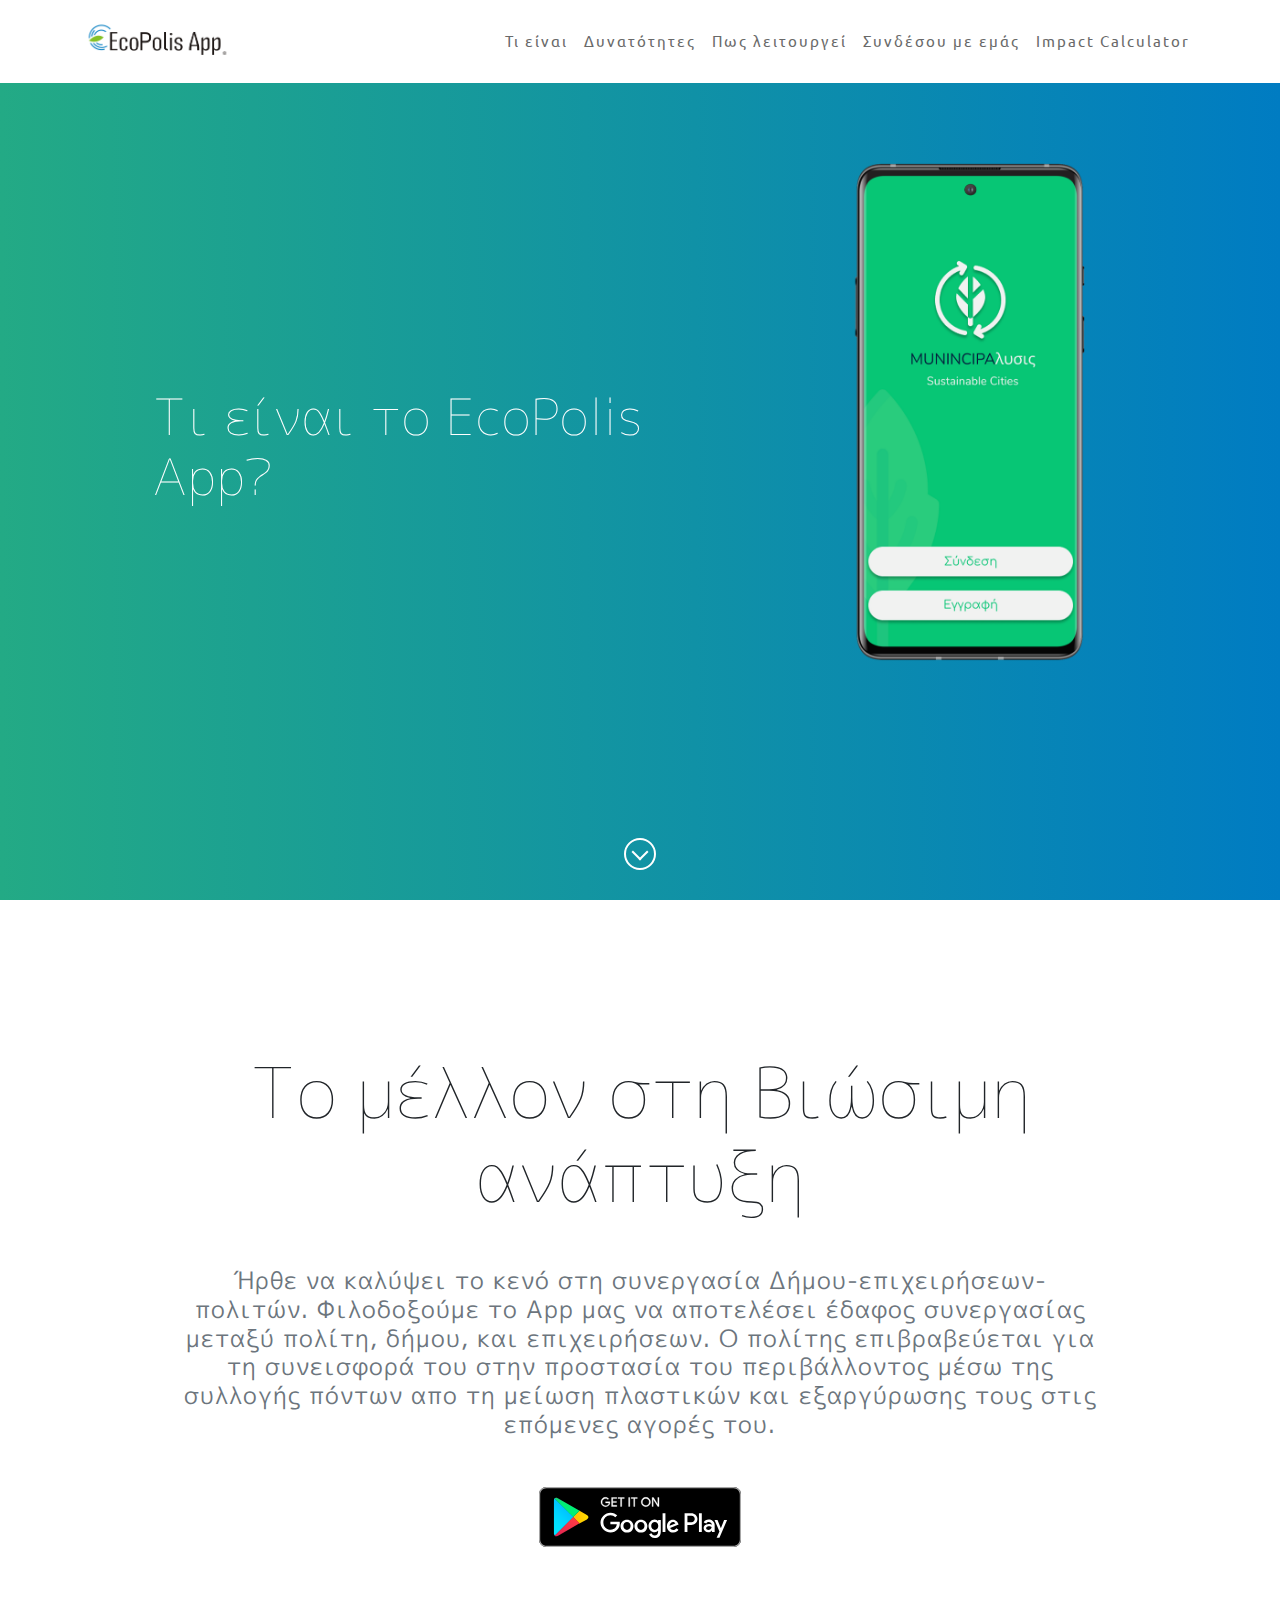
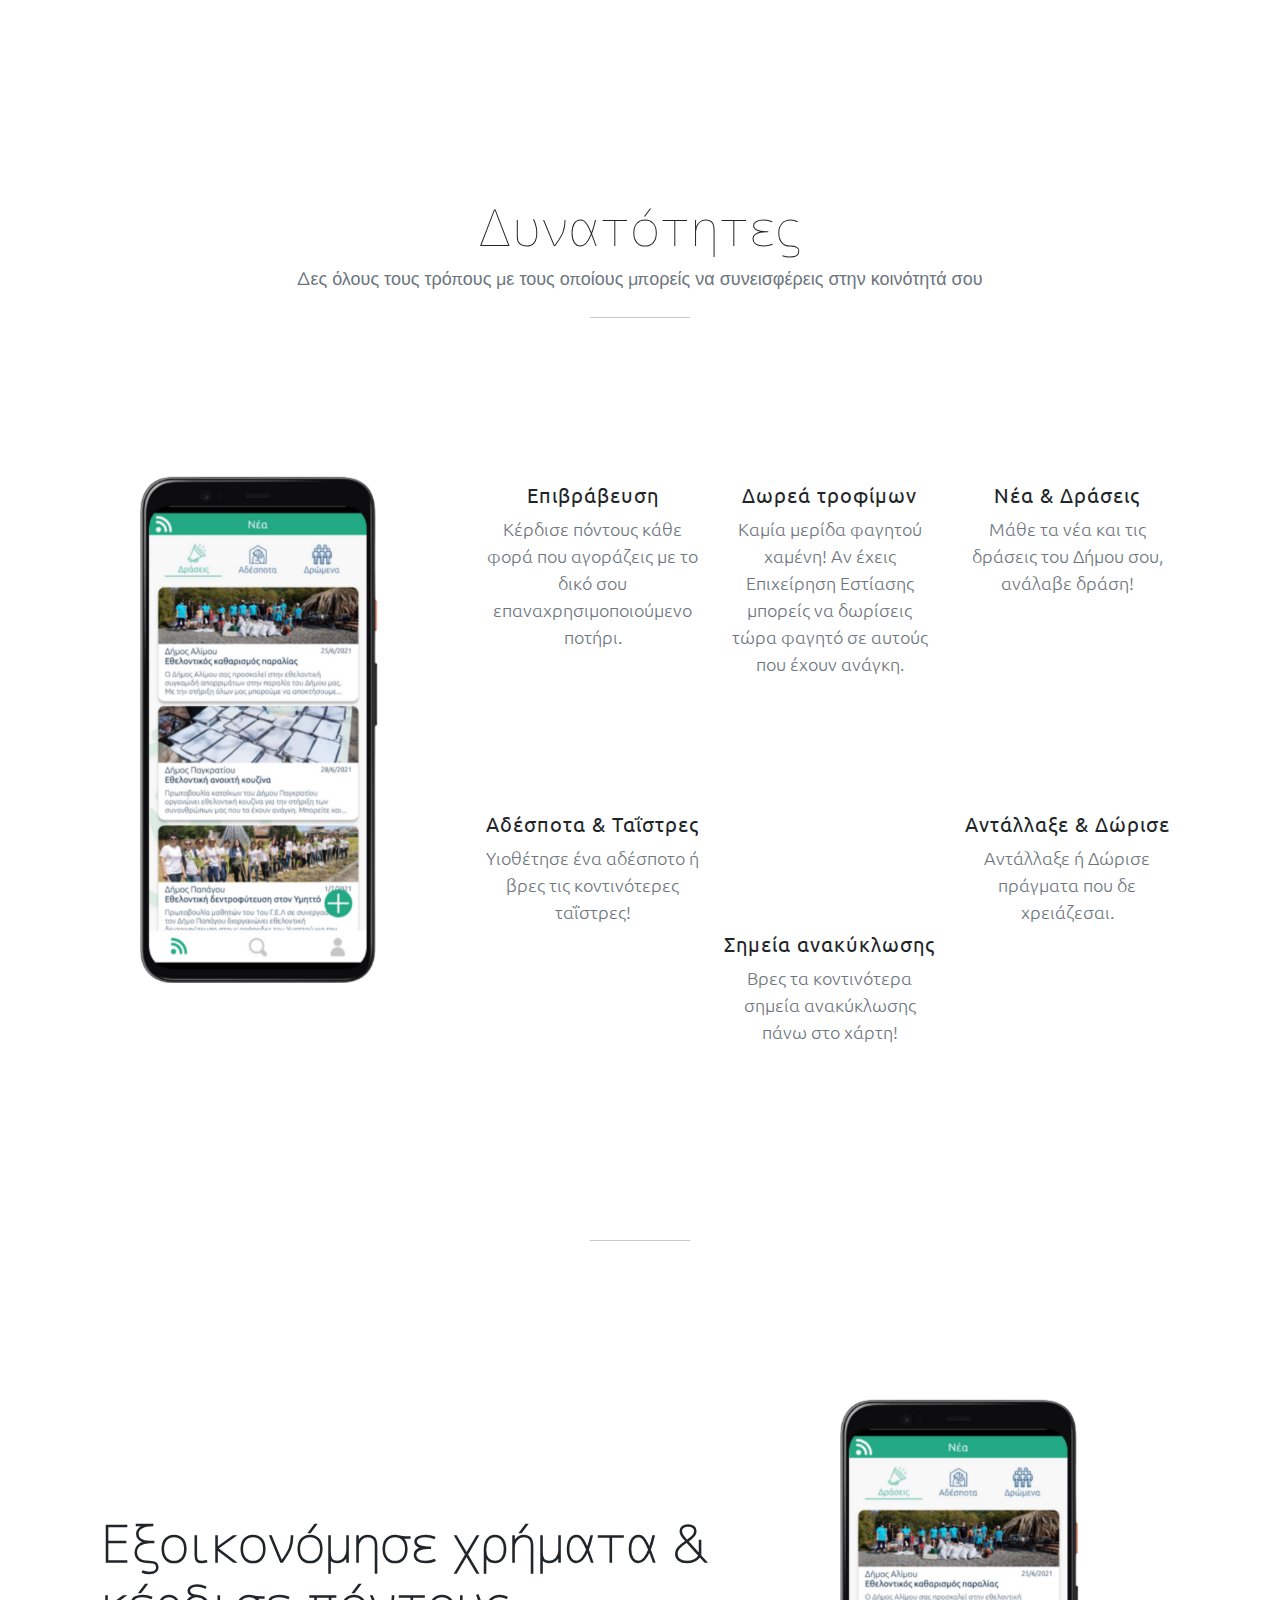
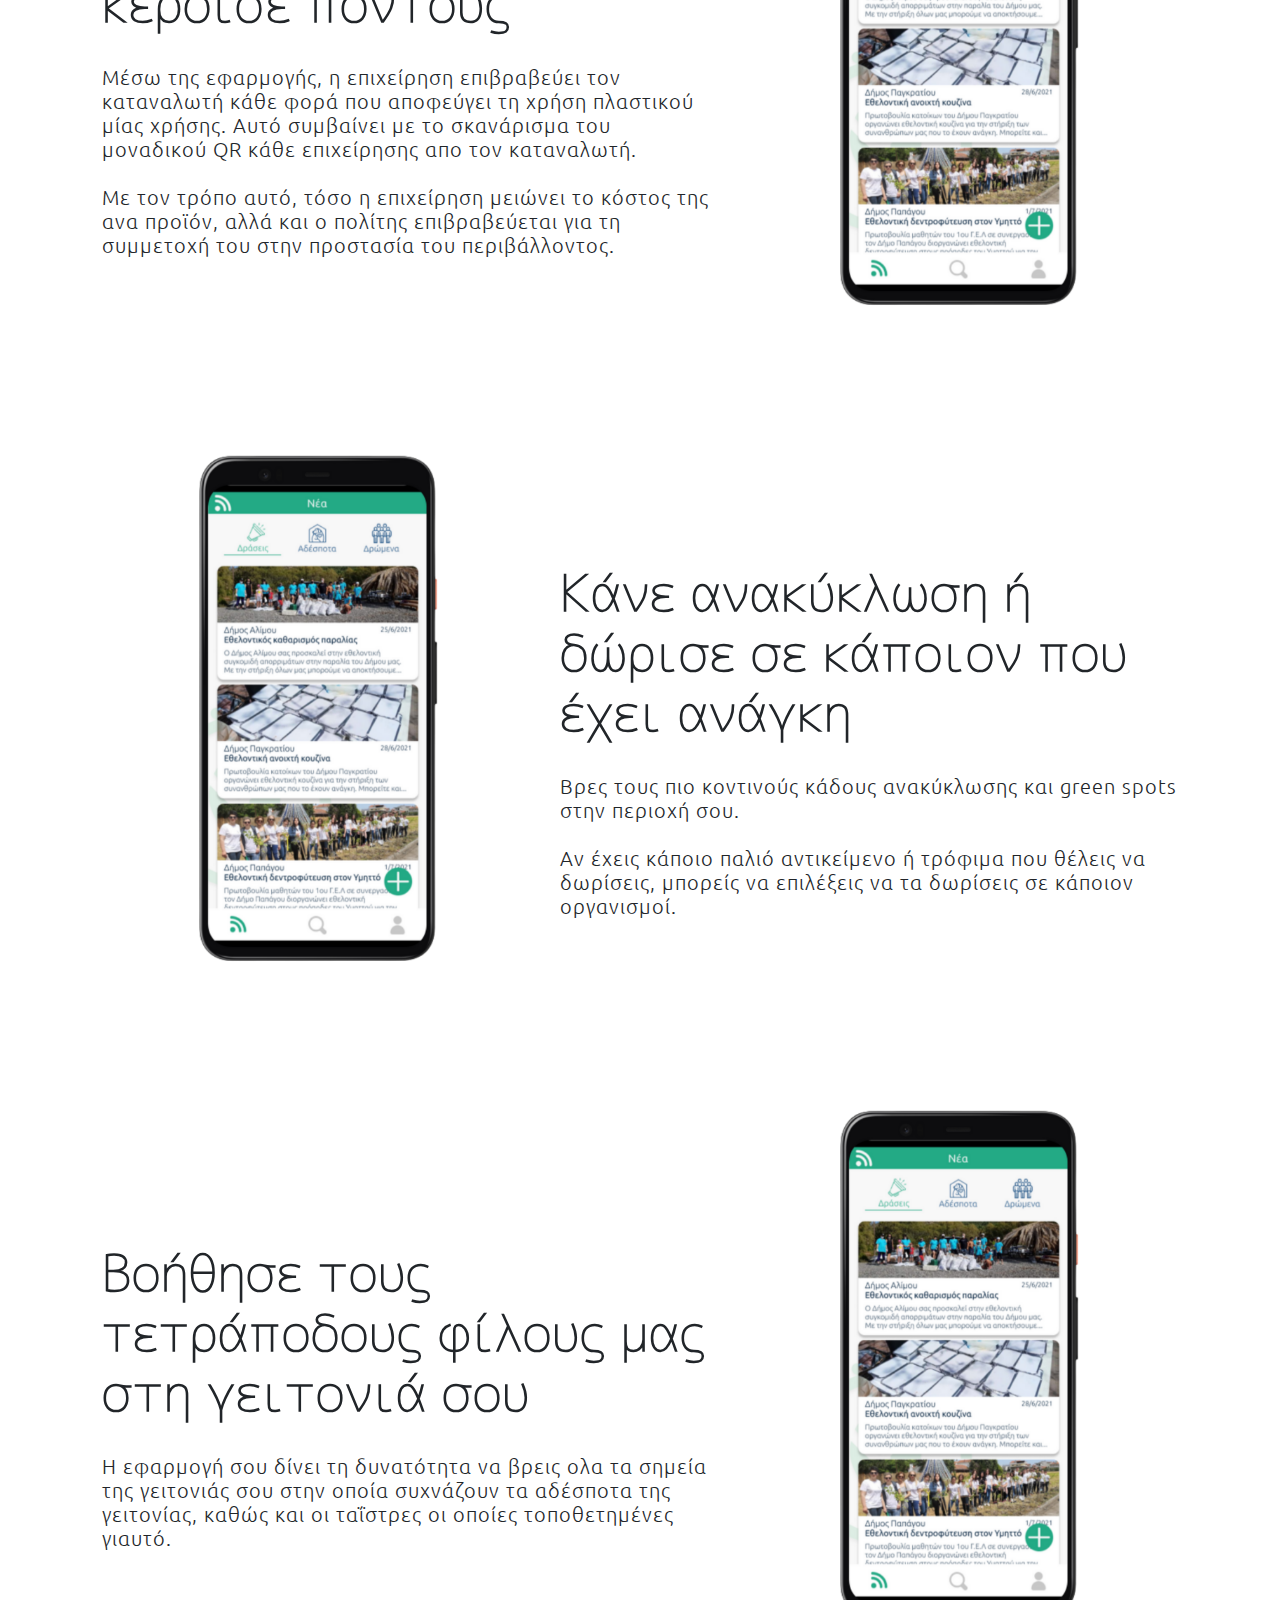
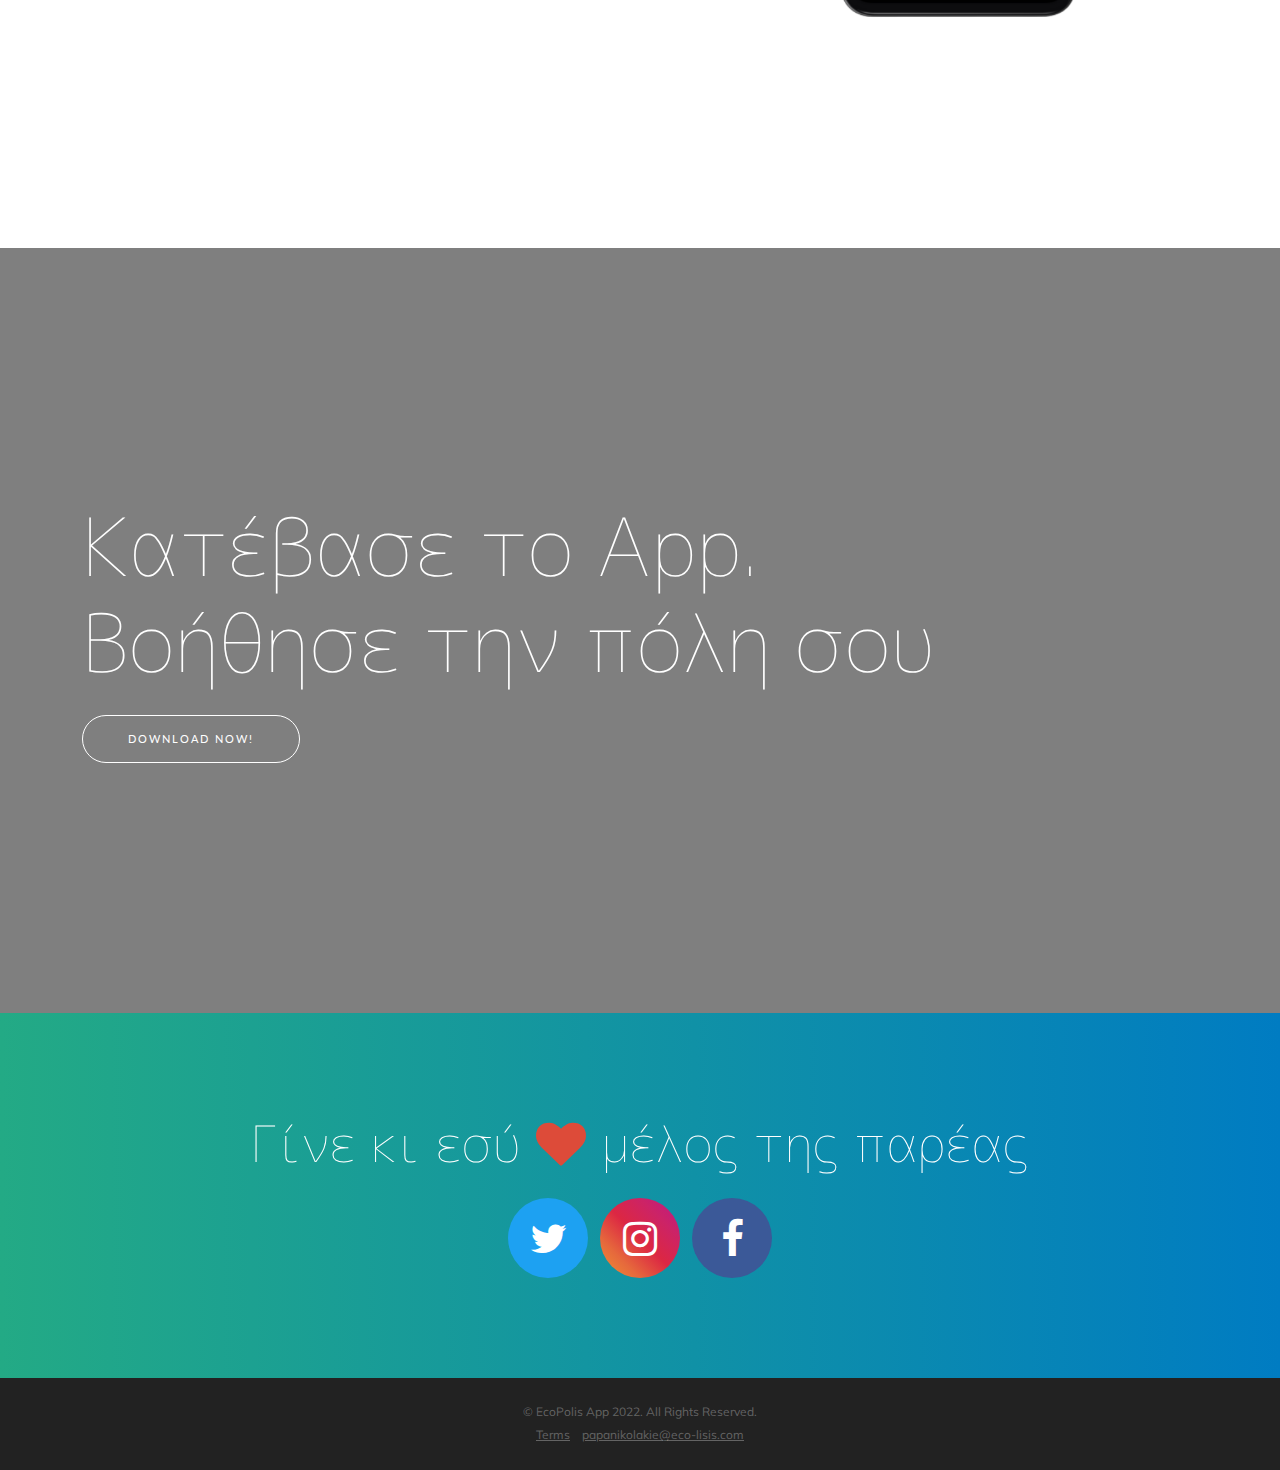
<file: index.html>
<!DOCTYPE html>
<html lang="gr">

<head>
    <meta charset="utf-8">
    <meta content="Sustainability, EcoLisis, EcoPolis" name="keywords">
    <meta content="Alexandros Kourtis" name="author">
    <meta content="width=device-width, initial-scale=1.0, shrink-to-fit=no" name="viewport">
    <link href="assets/logo.png" rel="icon" type="image/png"/>
    <title>EcoPolis App</title>
    <meta content="The official website of EcoLisis" name="description">
    <link crossorigin="anonymous" href="https://pro.fontawesome.com/releases/v5.10.0/css/all.css"
          integrity="sha384-AYmEC3Yw5cVb3ZcuHtOA93w35dYTsvhLPVnYs9eStHfGJvOvKxVfELGroGkvsg+p" rel="stylesheet"/>
    <link href="assets/bootstrap/css/bootstrap.min.css" rel="stylesheet">
    <link href="https://fonts.googleapis.com/css?family=Lato" rel="stylesheet">
    <link href="https://fonts.googleapis.com/css?family=Catamaran:100,200,300,400,500,600,700,800,900" rel="stylesheet">
    <link href="https://fonts.googleapis.com/css?family=Muli" rel="stylesheet">
    <link href="assets/fonts/font-awesome.min.css" rel="stylesheet">
    <link href="assets/fonts/simple-line-icons.min.css" rel="stylesheet">
    <link href="assets/css/style.css" rel="stylesheet">
</head>

<body data-bs-offset="56" data-bs-spy="scroll" data-bs-target="#mainNav" id="page-top">
<nav class="navbar navbar-ubuntuLight navbar-expand-lg fixed-top bg-white" id="mainNav">
    <div class="container"><a class="navbar-brand fw-bold" href="./index.html"
                              style="color: #007CC2 !important;"><img alt=""
                                                                      src="./assets/brand.png"
                                                                      style=" width: 150px"></a>
        <button aria-controls="navbarResponsive" aria-expanded="false" aria-label="Toggle navigation"
                class="navbar-toggler float-end" data-bs-target="#navbarResponsive" data-bs-toggle="collapse"><i
                class="fa fa-bars"></i></button>
        <div class="collapse navbar-collapse" id="navbarResponsive">
            <ul class="navbar-nav ms-auto">
                <li class="nav-item"><a class="nav-link" href="#download">Τι είναι</a></li>
                <li class="nav-item"><a class="nav-link" href="#features">Δυνατότητες</a></li>
                <li class="nav-item"><a class="nav-link" href="#howitworks">Πως λειτουργεί</a></li>
                <li class="nav-item"><a class="nav-link" href="#connect">Συνδέσου με εμάς</a></li>
                <li class="nav-item"><a class="nav-link" href="https://au.keepcup.com/impact/our-impact"
                                        target="_blank">Impact Calculator</a></li>
            </ul>
        </div>
    </div>
</nav>
<!--#23AA85-->
<header class="masthead"
>
    <div class="container h-100">
        <div class="row h-100">
            <div class="col-lg-7 my-auto">
                <div class="mx-auto header-content">
                    <h1 style="font-family: myFirstFontSkinny !important">Τι είναι το EcoPolis App?</h1>
                </div>
            </div>
            <div class="col-lg-5 my-auto">
                <div class="device-container">
                    <div class="device-mockup iphone6_plus portrait white">
                        <div class="device">
                            <img alt="Screenshot of the app" class="img-fluid" src="assets/img/main.png">
                            <div class="button"></div>
                        </div>
                    </div>
                </div>
                <div class="iphone-mockup"></div>
            </div>
        </div>
    </div>
    <a class="scroll-down" href="#download"></a>
</header>
<section class="text-center download" id="download">
    <div class="container">
        <div class="row">
            <div class="col-md-10 mx-auto ">
                <h2 class="section-heading">Το μέλλον στη Βιώσιμη ανάπτυξη</h2>
                <h4 class="mt-5 text-muted">Ήρθε να καλύψει το κενό στη συνεργασία Δήμου-επιχειρήσεων-πολιτών.
                    Φιλοδοξούμε το App μας να αποτελέσει έδαφος συνεργασίας μεταξύ πολίτη, δήμου, και επιχειρήσεων.
                    Ο πολίτης επιβραβεύεται για τη συνεισφορά του στην προστασία του
                    περιβάλλοντος μέσω της συλλογής πόντων απο τη μείωση πλαστικών και εξαργύρωσης τους στις επόμενες
                    αγορές του.
                </h4>
                <div class="badges mt-5"><a class="badge-link" href="#"><img alt=""
                                                                             src="assets/img/google-play-badge.svg"></a>
                </div>
            </div>
        </div>
    </div>
</section>
<section class="features" id="features">
    <div class="container">
        <div class="text-center section-heading">
            <h2>Δυνατότητες</h2>
            <p class="text-muted">Δες όλους τους τρόπους με τους οποίους μπορείς να συνεισφέρεις στην κοινότητά σου</p>
            <hr>
        </div>

        <div class="row">
            <div class="col-lg-4 my-auto">
                <div class="device-container">
                    <div class="device-mockup iphone6_plus portrait white">
                        <div class="device">
                            <img alt="" class="img-fluid" src="assets/img/events.png">
                        </div>
                    </div>
                </div>
            </div>
            <div class="col-lg-8 my-auto">
                <div class="container-fluid">
                    <div class="row">
                        <div class="col-lg-4">
                            <div class="feature-item"><i class="fas fa-stars"></i>
                                <h4 class="lead">Επιβράβευση</h4>
                                <p class="text-muted">
                                    Κέρδισε πόντους κάθε φορά που αγοράζεις με το δικό σου επαναχρησιμοποιούμενο ποτήρι.
                                </p>
                            </div>
                        </div>
                        <div class="col-lg-4">
                            <div class="feature-item"><i class="fas fa-hand-receiving"></i>
                                <h4 class="lead">Δωρεά τροφίμων</h4>
                                <p class="text-muted">
                                    Καμία μερίδα φαγητού χαμένη! Αν έχεις Επιχείρηση Εστίασης μπορείς να δωρίσεις τώρα
                                    φαγητό σε αυτούς που έχουν ανάγκη.
                                </p>
                            </div>
                        </div>
                        <div class="col-lg-4">
                            <div class="feature-item"><i class="fas fa-calendar-alt"></i>
                                <h4 class="lead">Νέα & Δράσεις</h4>
                                <p class="text-muted">
                                    Μάθε τα νέα και τις δράσεις του Δήμου σου, ανάλαβε δράση!
                                </p>
                            </div>
                        </div>
                        <div class="col-lg-4">
                            <div class="feature-item"><i class="fas fa-dog"></i>
                                <h4 class="lead">Αδέσποτα & Ταΐστρες</h4>
                                <p class="text-muted">
                                    Υιοθέτησε ένα αδέσποτο ή βρες τις κοντινότερες ταΐστρες!
                                </p>
                            </div>
                        </div>
                        <div class="col-lg-4">
                            <div class="feature-item"><i class="fas fa-recycle"></i>
                                <h4 class="lead">Σημεία ανακύκλωσης</h4>
                                <p class="text-muted">
                                    Βρες τα κοντινότερα σημεία ανακύκλωσης πάνω στο χάρτη!
                                </p>
                            </div>
                        </div>
                        <div class="col-lg-4">
                            <div class="feature-item"><i class="fas fa-hands-helping"></i>
                                <h4 class="lead">Αντάλλαξε & Δώρισε</h4>
                                <p class="text-muted">
                                    Αντάλλαξε ή Δώρισε πράγματα που δε χρειάζεσαι.
                                </p>
                            </div>
                        </div>
                    </div>
                </div>
            </div>
        </div>
    </div>
</section>

<hr>

<section class="features" id="howitworks">
    <div class="container">
        <div style="padding: 20px !important;">
            <div class="row">
                <div class="col-md-7 d-flex align-items-center justify-content-center">
                    <div>
                        <h2 style="font-weight: bold !important">Εξοικονόμησε χρήματα & κέρδισε
                            πόντους</h2>
                        <br>
                        <h5 style="font-family: 'ubuntuLight' !important">
                            Μέσω της εφαρμογής, η επιχείρηση
                            επιβραβεύει
                            τον
                            καταναλωτή κάθε φορά που αποφεύγει τη χρήση πλαστικού μίας χρήσης. Αυτό συμβαίνει με το
                            σκανάρισμα του μοναδικού QR κάθε επιχείρησης απο τον καταναλωτή.
                            <br>
                            <br>
                            Με τον τρόπο αυτό, τόσο η επιχείρηση μειώνει το κόστος της ανα προϊόν, αλλά και ο πολίτης
                            επιβραβεύεται για τη συμμετοχή του στην προστασία του περιβάλλοντος.
                        </h5>
                    </div>
                </div>
                <div class="col-md-5">
                    <div class="device-container">
                        <div class="device-mockup iphone6_plus portrait white">
                            <div class="device">
                                <img alt="" class="img-fluid" src="assets/img/events.png">
                            </div>
                        </div>
                    </div>
                </div>
            </div>

            <div class="row">
                <div class="col-md-7 order-md-2 d-flex justify-content-center align-items-center">
                    <div>
                        <h2 style="font-weight: bold !important">Κάνε ανακύκλωση ή δώρισε σε
                            κάποιον που έχει ανάγκη</h2>
                        <br>
                        <h5 style="font-family: 'ubuntuLight' !important">
                            Βρες τους πιο κοντινούς κάδους ανακύκλωσης και green spots στην περιοχή σου.
                            <br>
                            <br>
                            Αν έχεις κάποιο παλιό αντικείμενο ή τρόφιμα που θέλεις να δωρίσεις, μπορείς να επιλέξεις να
                            τα
                            δωρίσεις σε κάποιον οργανισμοί.
                        </h5>
                    </div>
                </div>
                <div class="col-md-5 order-md-1">
                    <div class="device-container">
                        <div class="device-mockup iphone6_plus portrait white">
                            <div class="device">
                                <img alt="" class="img-fluid" src="assets/img/events.png">
                            </div>
                        </div>
                    </div>
                </div>
            </div>

            <div class="row">
                <div class="col-md-7 d-flex align-items-center justify-content-center">
                    <div>
                        <h2 style="font-weight: bold !important; font-family: 'myFirstFontSkinny' !important">Βοήθησε
                            τους
                            τετράποδους
                            φίλους
                            μας στη γειτονιά σου</h2>
                        <br>
                        <h5 style="font-family: 'ubuntuLight' !important">
                            Η εφαρμογή σου δίνει τη δυνατότητα να βρεις ολα τα σημεία της γειτονιάς σου στην οποία
                            συχνάζουν
                            τα αδέσποτα της γειτονίας, καθώς και οι ταΐστρες οι οποίες τοποθετημένες γιαυτό.
                        </h5>
                    </div>
                </div>
                <div class="col-md-5">
                    <div class="device-container">
                        <div class="device-mockup iphone6_plus portrait white">
                            <div class="device">
                                <img alt="" class="img-fluid" src="assets/img/events.png">
                            </div>
                        </div>
                    </div>
                </div>
            </div>
        </div>
    </div>
</section>

<section class="cta"
         style="background-image:url('https://greekamerica.org/wp-content/uploads/2021/06/Boroume-Blog-Featured-1-1170x878.jpeg');">
    <div class="cta-content">
        <div class="container">
            <div class="col-12">
                <h2 style="max-width: 100%">Κατέβασε το App.<br>Βοήθησε την πόλη σου<br></h2><a
                    class="btn btn-outline-warning btn-xl" href="#download"
                    role="button">Download now!</a>
            </div>
        </div>
    </div>
    <div class="overlay"></div>
</section>
<section class="contact " id="connect" style="background:linear-gradient(to left, #007CC2, #23AA85)">
    <div class="container text-white">
        <h2 style="font-family: 'myFirstFontSkinny',serif "><span>Γίνε κι εσύ </span><i
                class="fa fa-heart"></i><span>&nbsp;</span>μέλος της παρέας</h2>
        <ul class="list-inline list-social">
            <li class="list-inline-item social-twitter"><a href="https://twitter.com/EcopolisApp" target="_blank"><i
                    class="fa fa-twitter"></i></a></li>
            <li class="list-inline-item social-twitter" style="background: #f09433  !important;
background: -moz-linear-gradient(45deg, #f09433 0%, #e6683c 25%, #dc2743 50%, #cc2366 75%, #bc1888 100%) !important;
background: -webkit-linear-gradient(45deg, #f09433 0%,#e6683c 25%,#dc2743 50%,#cc2366 75%,#bc1888 100%) !important;
background: linear-gradient(45deg, #f09433 0%,#e6683c 25%,#dc2743 50%,#cc2366 75%,#bc1888 100%)  !important;
border-radius: 100%;
z-index: 10 !important;
filter: progid:DXImageTransform.Microsoft.gradient( startColorstr='#f09433', endColorstr='#bc1888',GradientType=1)  !important;">
                <a href="https://www.instagram.com/eco_lisis/" style="background: transparent" target="_blank"><i
                        class="fa fa-instagram"></i></a></li>
            <li class="list-inline-item social-facebook"><a
                    href="https://www.facebook.com/EcoPolis-App-102843069029400" target="_blank"><i
                    class="fa fa-facebook"></i></a></li>
        </ul>
    </div>
</section>

<!-- Messenger Chat Plugin Code -->
<div id="fb-root"></div>

<!-- Your Chat Plugin code -->
<div class="fb-customerchat" id="fb-customer-chat">
</div>

<script>
    var chatbox = document.getElementById('fb-customer-chat');
    chatbox.setAttribute("page_id", "102843069029400");
    chatbox.setAttribute("attribution", "biz_inbox");
</script>

<!-- Your SDK code -->
<script>
    window.fbAsyncInit = function () {
        FB.init({
            xfbml: true,
            version: 'v13.0'
        });
    };

    (function (d, s, id) {
        var js, fjs = d.getElementsByTagName(s)[0];
        if (d.getElementById(id)) return;
        js = d.createElement(s);
        js.id = id;
        js.src = 'https://connect.facebook.net/en_US/sdk/xfbml.customerchat.js';
        fjs.parentNode.insertBefore(js, fjs);
    }(document, 'script', 'facebook-jssdk'));
</script>

<footer>
    <div class="container">
        <p>©&nbsp;EcoPolis App 2022. All Rights Reserved.</p>
        <ul class="list-inline">
            <li class="list-inline-item"><a href="terms.html">Terms</a></li>
            <li class="list-inline-item"><a href="mailto:papanikolakie@eco-lisis.com">papanikolakie@eco-lisis.com</a>
            </li>
        </ul>
    </div>
</footer>
<script src="assets/bootstrap/js/bootstrap.min.js"></script>
</body>

</html>
</file>
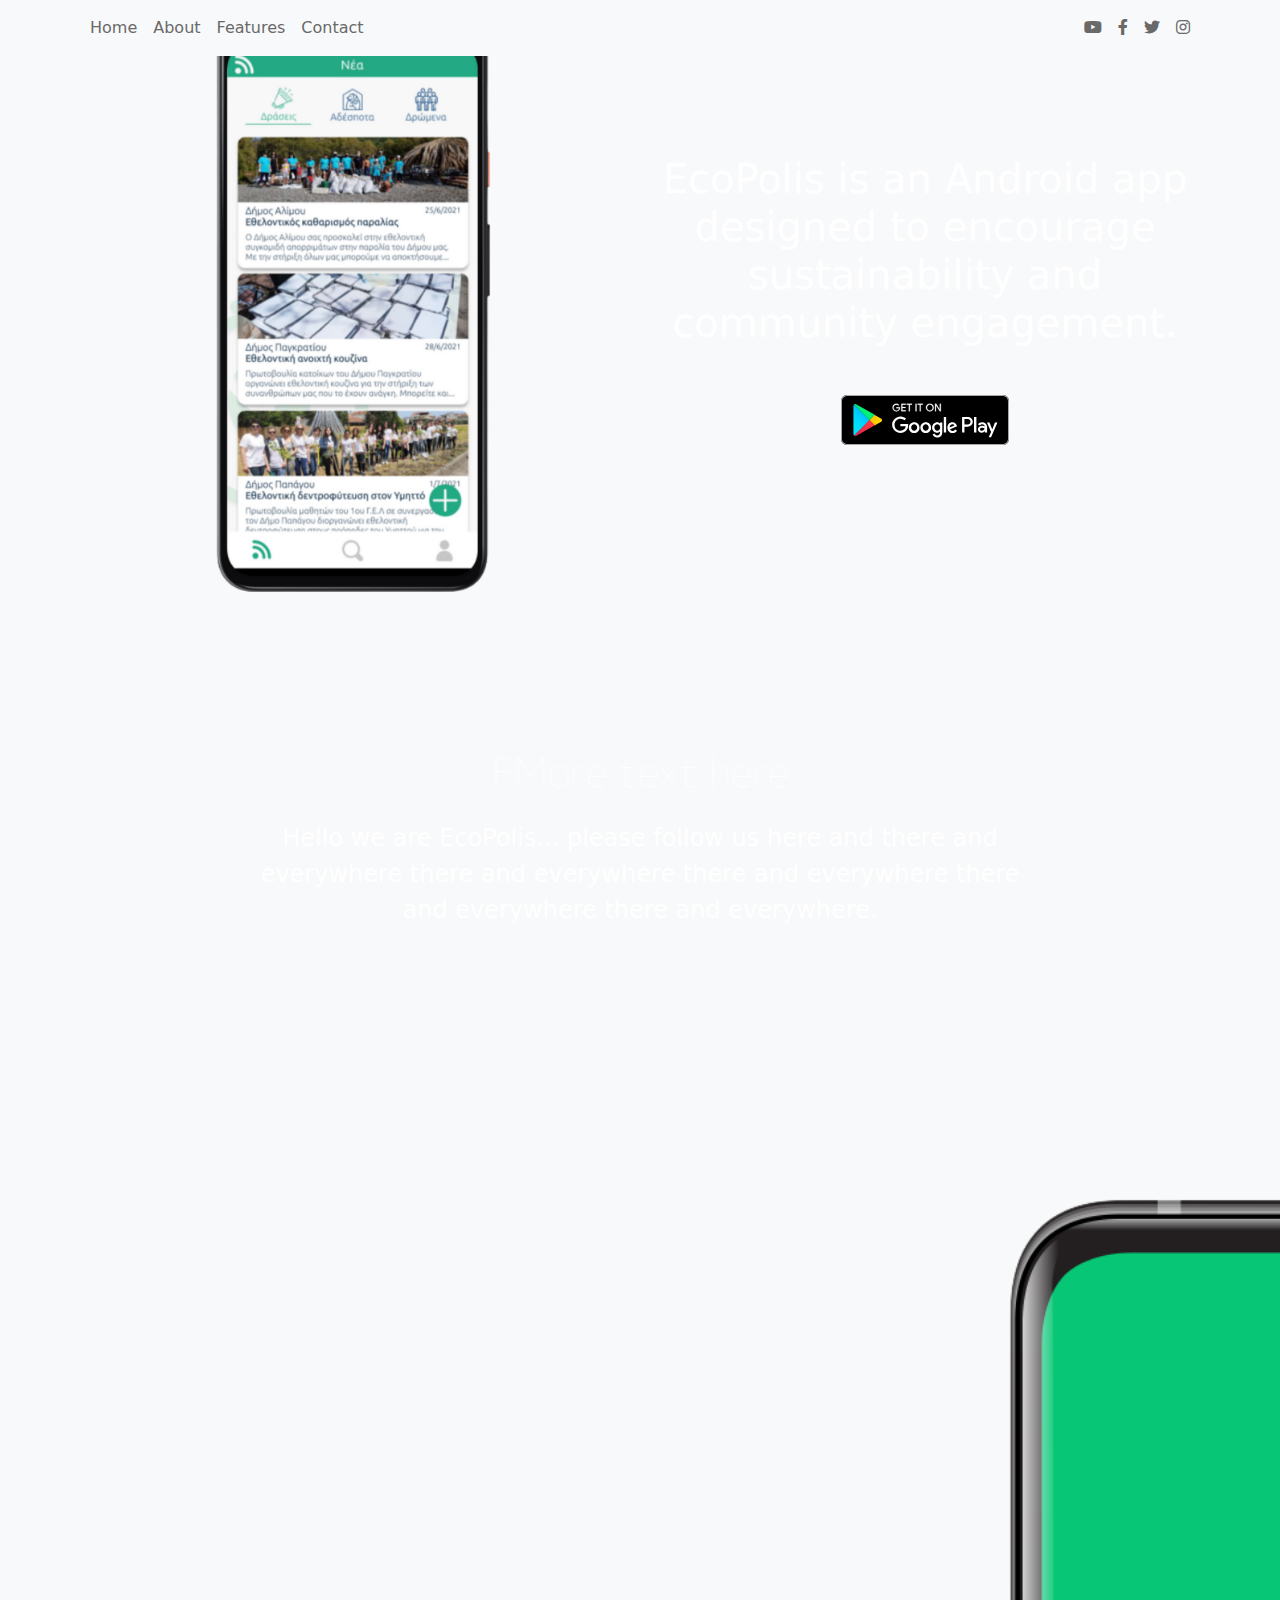
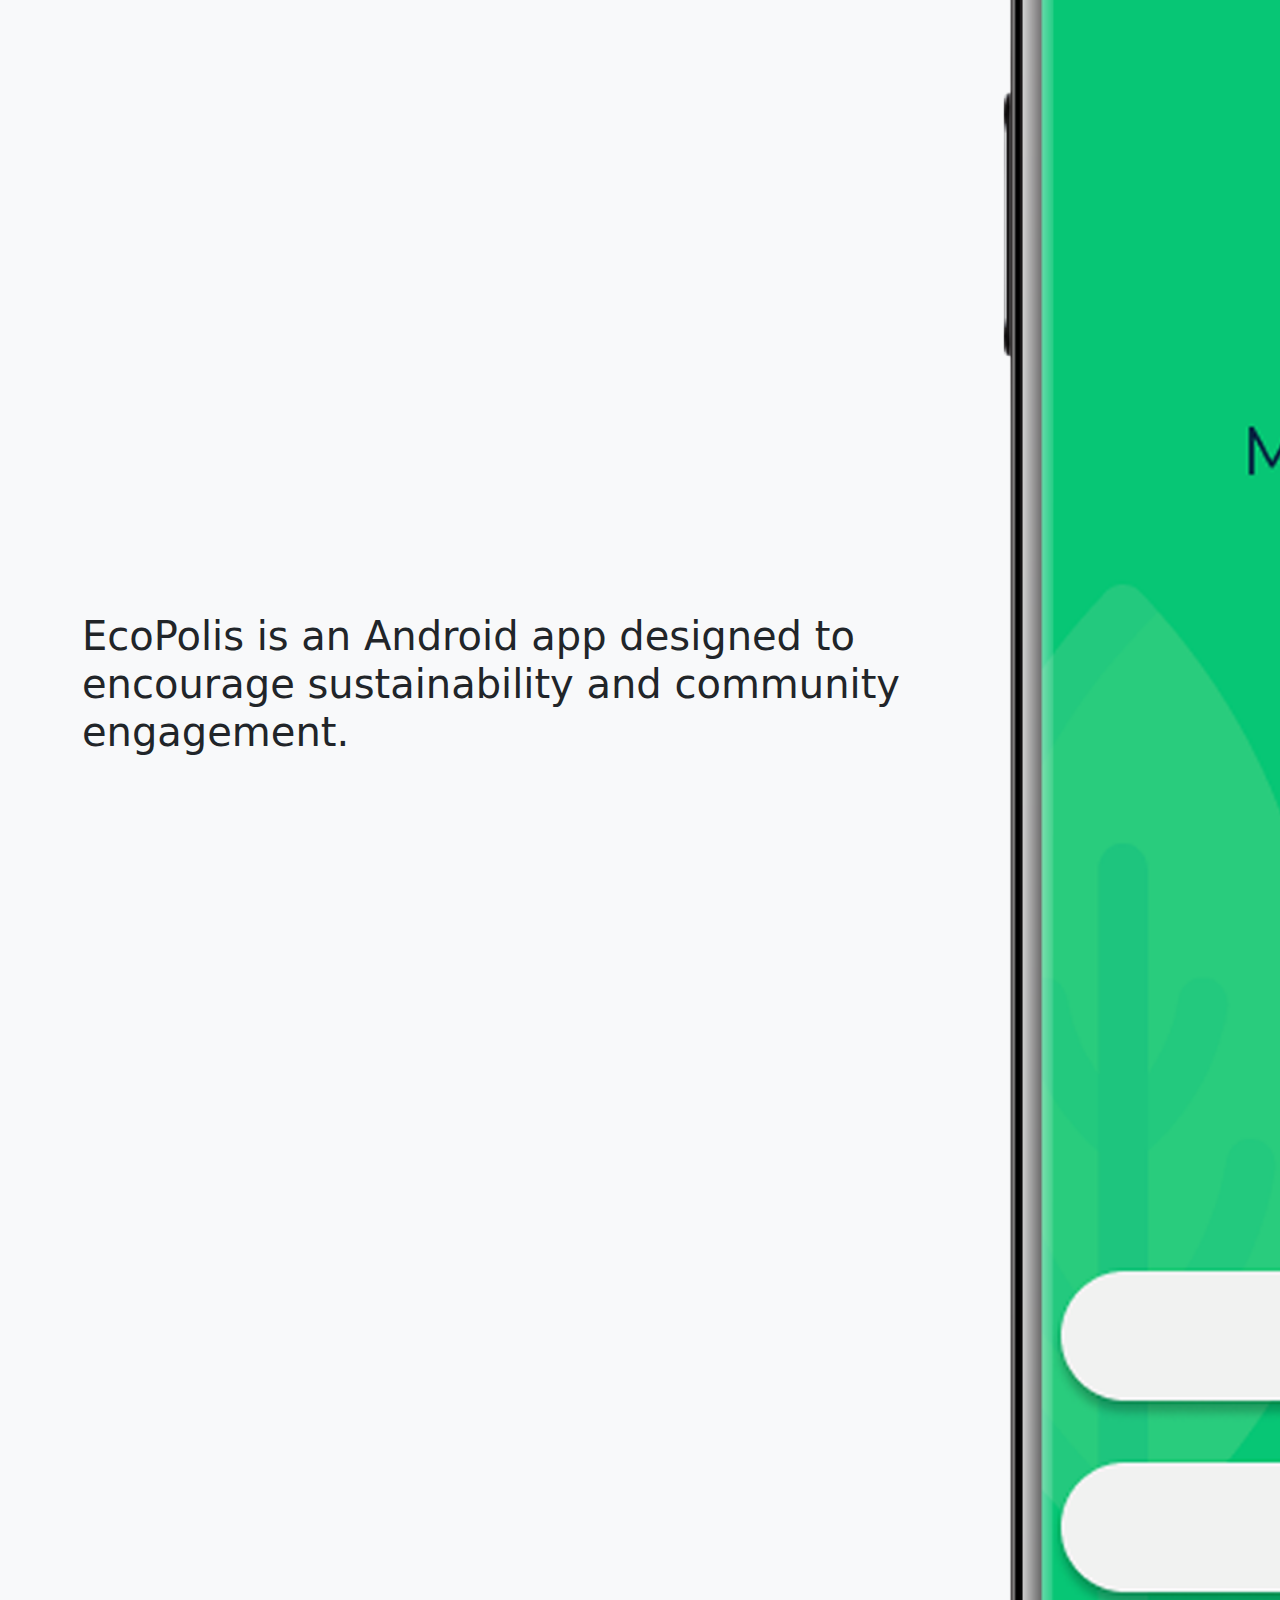
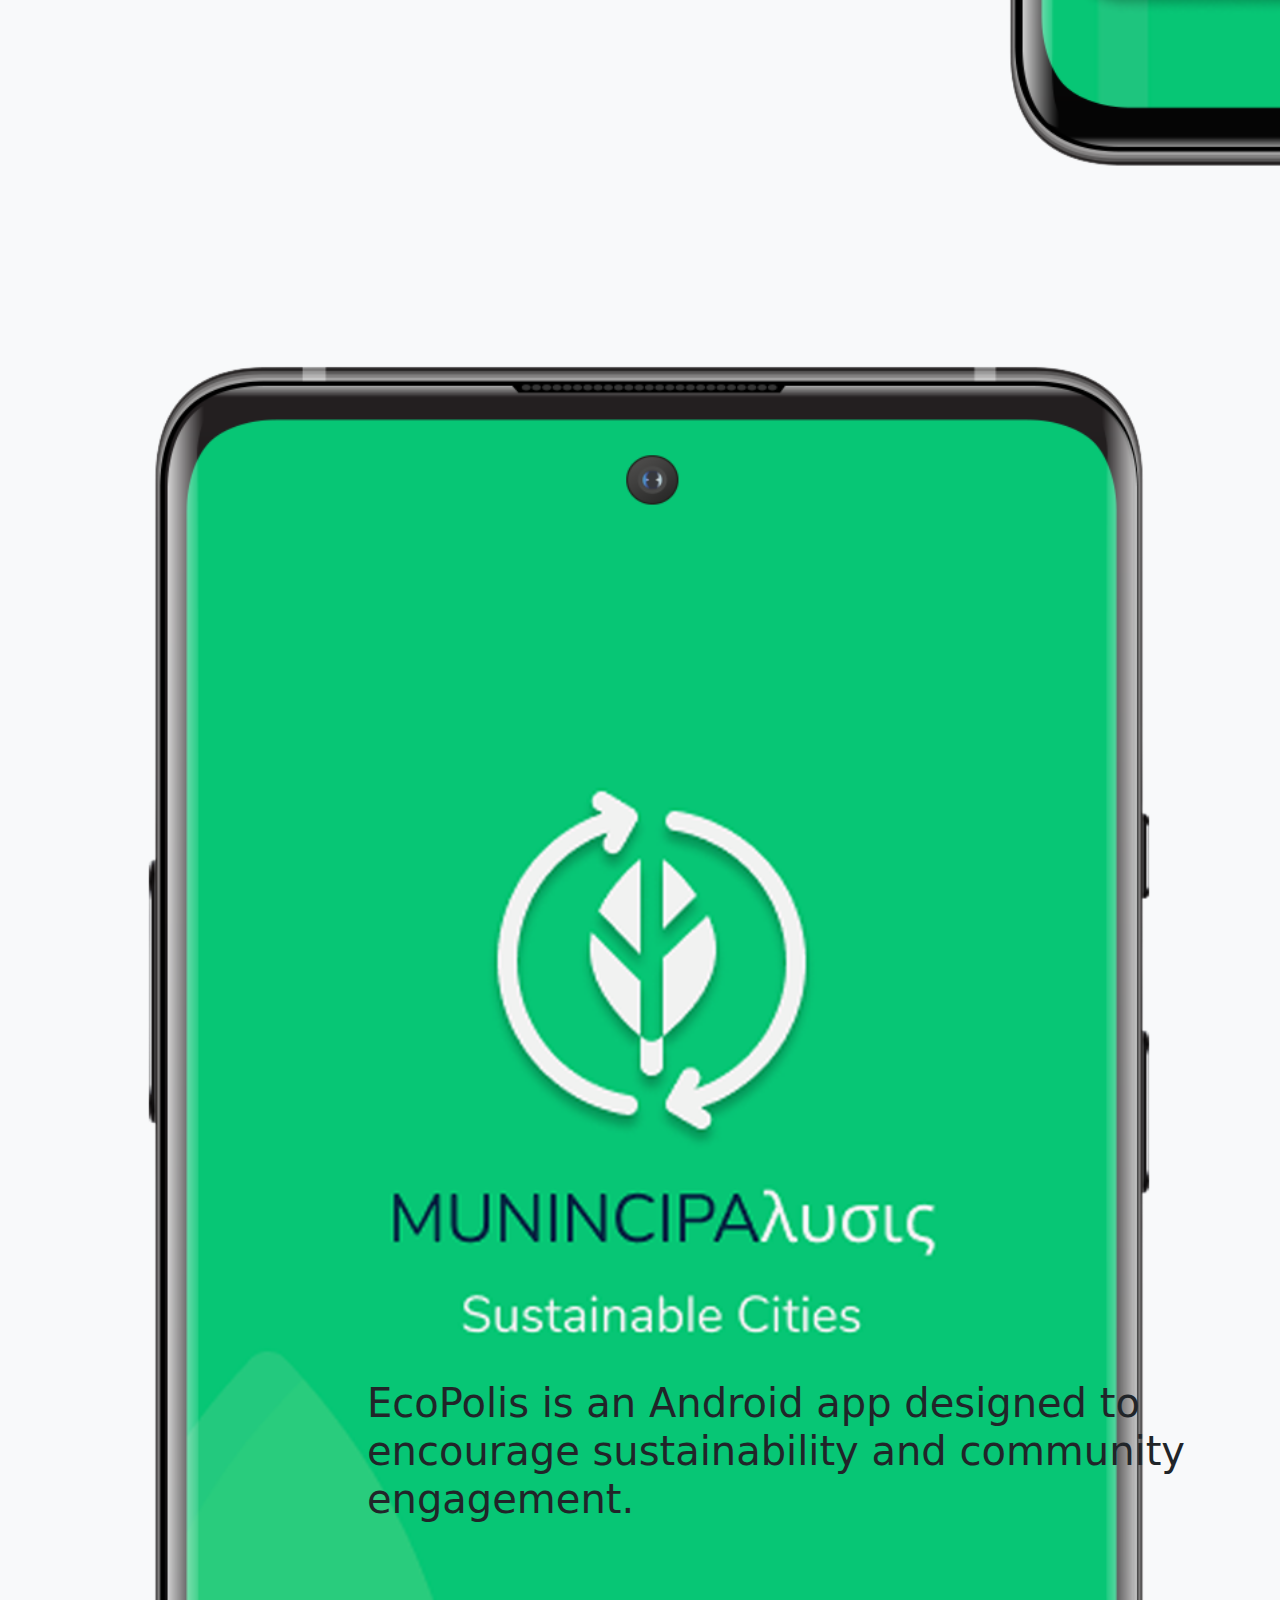
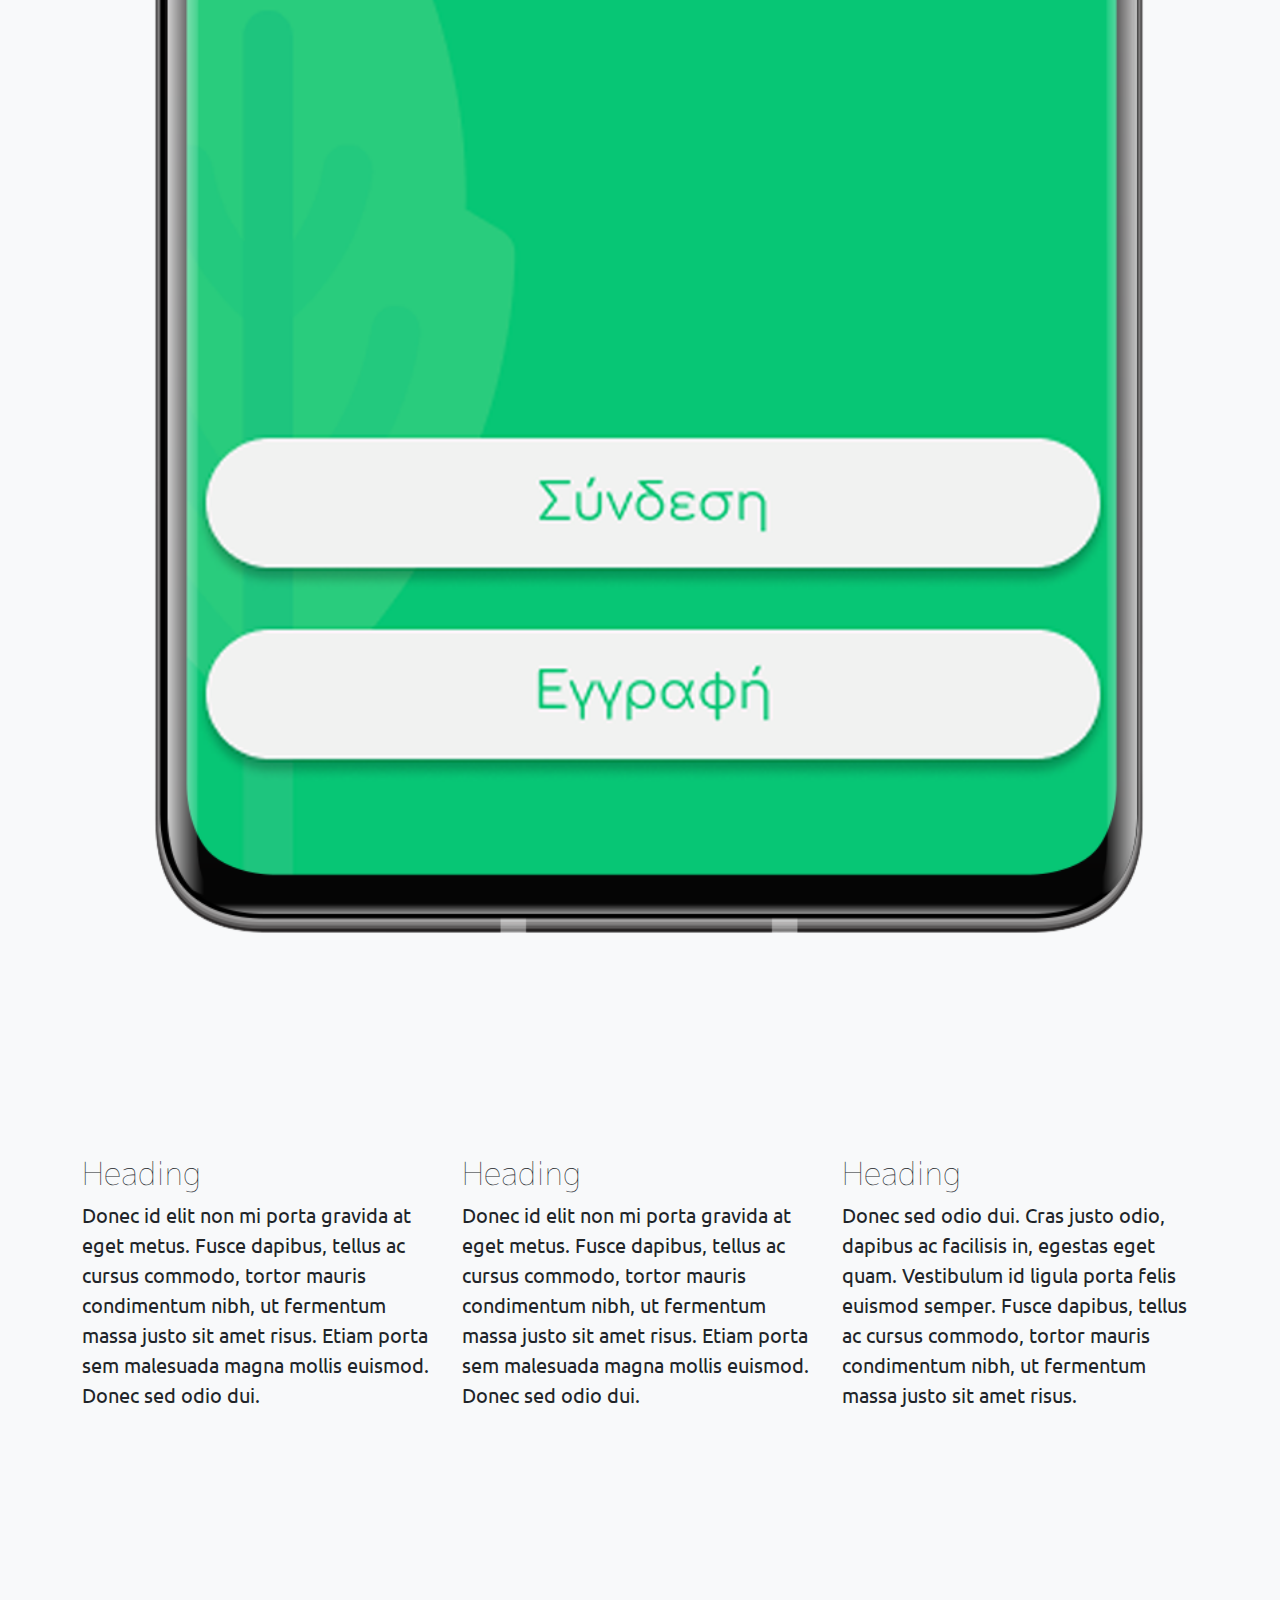
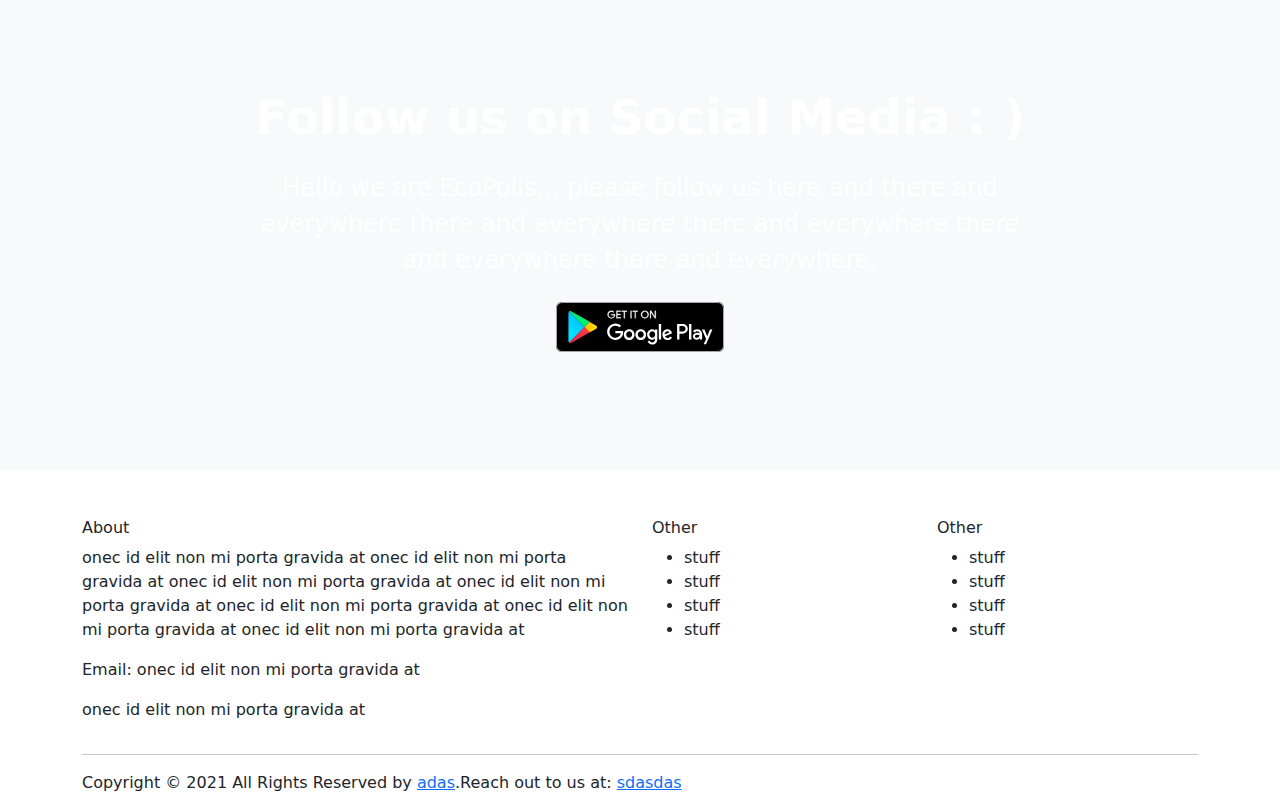
<file: index2.html>
<!doctype html>
<html lang="en">
<head>
    <meta content="EcoPolis, Sustainability, Climathon" name="keywords">
    <meta content="Alexandros Kourtis" name="author">
    <meta content="width=device-width, initial-scale=1.0" name="viewport">
    <meta content="text/html; charset=UTF-8" http-equiv="Content-Type"/>
    <meta content="EcoPolis App Website" name="The official website for the EcoPolis App">
    <link href="assets/img/logo.png" rel="icon" type="image/png">
    <title>EcoPolis App</title>

    <link href="assets/libs/fontawesome-free-6.0.0-beta3-web/css/all.css"
          rel="stylesheet"/>

    <link href="assets/libs/bootstrap.min.css" rel="stylesheet">

    <!-- Google Fonts -->
    <link href="https://fonts.googleapis.com/css?family=Roboto:300,400,500,700&display=swap" rel="stylesheet">
    <!-- MDB -->
    <link href="assets/css/style.css" rel="stylesheet">
</head>

<body>
<!--header & navbar starts here-->
<header>
    <nav class="ecopolisnav navbar navbar-expand-lg navbar-light bg-light fixed-top" id="ecopolisnav">
        <div class="container">
            <button aria-controls="navbarExample01" aria-expanded="false" aria-label="Toggle navigation"
                    class="navbar-toggler"
                    data-bs-target="#navbarExample01" data-bs-toggle="collapse" type="button">
                <span class="navbar-toggler-icon"></span>
            </button>

            <div class="collapse navbar-collapse" id="navbarExample01">
                <ul class="navbar-nav me-auto mb-2 mb-lg-0">
                    <li class="nav-item active">
                        <a aria-current="page" class="nav-link" href="#introduction">Home</a>
                    </li>
                    <li class="nav-item">
                        <a
                                class="nav-link"
                                href="#"
                                rel="nofollow"

                        >About</a
                        >
                    </li>
                    <li class="nav-item">
                        <a
                                class="nav-link"
                                href="#"

                        >Features</a
                        >
                    </li>
                    <li class="nav-item">
                        <a
                                class="nav-link"
                                href="#"

                        >Contact</a
                        >
                    </li>
                </ul>

                <ul class="navbar-nav flex-row">
                    <!-- Icons -->
                    <li class="nav-item">
                        <a
                                class="nav-link pe-2"
                                href="#"
                                rel="nofollow"

                        >
                            <i class="fab fa-youtube"></i>
                        </a>
                    </li>
                    <li class="nav-item">
                        <a
                                class="nav-link px-2"
                                href="#"
                                rel="nofollow"

                        >
                            <i class="fab fa-facebook-f"></i>
                        </a>
                    </li>
                    <li class="nav-item">
                        <a
                                class="nav-link px-2"
                                href="#"
                                rel="nofollow"

                        >
                            <i class="fab fa-twitter"></i>
                        </a>
                    </li>
                    <li class="nav-item">
                        <a
                                class="nav-link px-2"
                                href="#"
                                rel="nofollow"
                        >
                            <i class="fab fa-instagram"></i>
                        </a>
                    </li>
                </ul>
            </div>
        </div>
    </nav>
</header>
<!--header & navbar ends here-->

<!--main content starts here-->
<main class="bg-light">
    <!--The landing section starts here-->
    <section id="landing">
        <div class="container height100vh d-flex align-items-center justify-content-center text-white">
            <div class="row d-flex align-items-center justify-content-center text-white text-center">
                <div class="col-md-12 col-lg-6 col-sm-12 col-xs-12 ">
                    <img alt="Preview of our EcoPolis' events (news) page" id="landingimg" src="assets/img/events.png"
                         style="max-height: 600px; object-fit: contain; margin: auto">
                </div>
                <div class="col-md-12 col-lg-6 col-sm-12 col-xs-12">
                    <h1 class="display-6 mb-5">
                        EcoPolis is an Android app designed to encourage sustainability and community
                        engagement.
                    </h1>
                    <img alt="The button to download EcoPolis from the Google Play Store" class="playstore"
                         src="assets/img/google-play-badge.svg" style="height: 50px;">
                </div>
            </div>
        </div>
    </section>
    <!--The landing section ends here-->

    <!--The climathon section starts here-->
    <section id="climathon">
        <div class="text-dark rounded-3">
            <div class="py-5 text-white d-flex align-items-center justify-content-center"
                 style="height: 500px; object-fit: contain;
                 background: url('https://www.climate-kic.org/wp-content/uploads/2021/01/49525293263_9b945a8ab0_c.jpg') no-repeat center center fixed; background-size: cover; ">
                <div class="text-center socialtext">
                    <h2 class="display-6 ">FMore text here</h2>
                    <p class="fs-4 mt-4 mb-4" style="width: 60%; margin: auto">Hello we are EcoPolis... please follow
                        us here
                        and
                        there and everywhere there and everywhere there and everywhere there and everywhere there and
                        everywhere.</p>
                </div>
            </div>
        </div>
    </section>

    <!--The about section starts here-->
    <section id="about1">
        <div class="container mt-5">
            <div class="row">
                <div class="d-flex align-items-center justify-content-center col-md-9">
                    <h1 class="display-6 mb-5">
                        EcoPolis is an Android app designed to encourage sustainability and community
                        engagement.
                    </h1>
                </div>
                <div class="col-md-3 text-center">
                    <img alt="Preview of our EcoPolis' main page"
                         src="assets/img/main.png">
                </div>
            </div>
        </div>
    </section>
    <!--The about section ends here-->


    <!--The about section starts here-->
    <section id="about">
        <div class="container mt-5">
            <div class="row">
                <div class="col-md-3 text-center">
                    <img alt="Preview of our EcoPolis' main page"
                         src="assets/img/main.png">
                </div>
                <div class="d-flex align-items-center justify-content-center col-md-9">
                    <h1 class="display-6 mb-5">
                        EcoPolis is an Android app designed to encourage sustainability and community
                        engagement.
                    </h1>
                </div>
            </div>
        </div>
    </section>
    <br>
    <br>
    <br>
    <!--The about section ends here-->
    <div class="container mt-5 mb-5">
        <!-- Example row of columns -->
        <div class="row ">
            <div class="col-md-4">
                <h2>Heading</h2>
                <p class="lead">Donec id elit non mi porta gravida at eget metus. Fusce dapibus, tellus ac cursus
                    commodo, tortor
                    mauris condimentum nibh, ut fermentum massa justo sit amet risus. Etiam porta sem malesuada magna
                    mollis euismod. Donec sed odio dui. </p>
            </div>
            <div class="col-md-4">
                <h2>Heading</h2>
                <p class="lead">Donec id elit non mi porta gravida at eget metus. Fusce dapibus, tellus ac cursus
                    commodo, tortor
                    mauris condimentum nibh, ut fermentum massa justo sit amet risus. Etiam porta sem malesuada magna
                    mollis euismod. Donec sed odio dui. </p>
            </div>
            <div class="col-md-4">
                <h2>Heading</h2>
                <p class="lead">Donec sed odio dui. Cras justo odio, dapibus ac facilisis in, egestas eget quam.
                    Vestibulum id ligula
                    porta felis euismod semper. Fusce dapibus, tellus ac cursus commodo, tortor mauris condimentum nibh,
                    ut fermentum massa justo sit amet risus.</p>
            </div>
        </div>
    </div>
    <br>
    <br>
    <br>
    <br>

    <!--The social section starts here-->
    <section id="social">
        <div class="text-dark rounded-3">
            <div class="py-5 text-white d-flex align-items-center justify-content-center"
                 style="height: 500px; object-fit: contain;
             background: url('https://images.pexels.com/photos/2765872/pexels-photo-2765872.jpeg?auto=compress&cs=tinysrgb&dpr=3&h=750&w=1260') no-repeat center center fixed; background-size: cover">
                <div class="text-center socialtext">
                    <h1 class="display-5 fw-bold">Follow us on Social Media : )</h1>
                    <p class="fs-4 mt-4 mb-4" style="width: 60%; margin: auto">Hello we are EcoPolis... please
                        follow
                        us here
                        and
                        there and everywhere there and everywhere there and everywhere there and everywhere there
                        and
                        everywhere.</p>
                    <img alt="The button to download EcoPolis from the Google Play Store" class="playstore"
                         src="assets/img/google-play-badge.svg" style="height: 50px;">
                </div>
            </div>
        </div>
    </section>
    <!--The social section ends here-->
</main>
<!--main content ends here-->

<!--The footer starts here-->
<footer class="site-footer mt-5">
    <div class="container">
        <div class="row">
            <div class="col-sm-12 col-md-6">
                <h6>About</h6>
                <p class="text-justify">onec id elit non mi porta gravida at onec id elit non mi porta gravida at
                    onec id elit non mi porta gravida at onec id elit non mi porta gravida at
                    onec id elit non mi porta gravida at onec id elit non mi porta gravida at
                    onec id elit non mi porta gravida at </p>
                <p>Email: onec id elit non mi porta gravida at
                </p>
                <p>
                    onec id elit non mi porta gravida at
                </p>
            </div>

            <div class="col-xs-6 col-md-3">
                <h6>Other</h6>
                <ul class="footer-links">
                    <li>stuff</li>
                    <li>stuff</li>
                    <li>stuff</li>
                    <li>stuff</li>
                </ul>
            </div>

            <div class="col-xs-6 col-md-3">
                <h6>Other</h6>
                <ul class="footer-links">
                    <li>stuff</li>
                    <li>stuff</li>
                    <li>stuff</li>
                    <li>stuff</li>
                </ul>
            </div>
        </div>
        <hr>
    </div>
    <div class="container">
        <div class="row">
            <div class="col-md-8 col-sm-6 col-xs-12">
                <p class="copyright-text">Copyright &copy; 2021 All Rights Reserved by
                    <a href="#">adas</a>.Reach out to us at: <a
                            href="mailto:asdasdasdd">sdasdas</a>
                </p>
            </div>
        </div>
    </div>
</footer>
<!--The footer ends here-->
<!---->
<script src="./assets/libs/bootstrap.bundle.min.js"></script>
<script>
    window.onscroll = function () {
        animateNav()
    };

    function animateNav() {
        // only change for desktop screens
        if (screen.width > 1000) {
            // if user is close to where introduction sections ends do animation
            if (window.scrollY > 400) {
                document.getElementById("ecopolisnav").classList.remove("ecopolisnav");
            } else {
                document.getElementById("ecopolisnav").classList.add("ecopolisnav");
            }
        }
    }
</script>
</body>
</html>
</file>
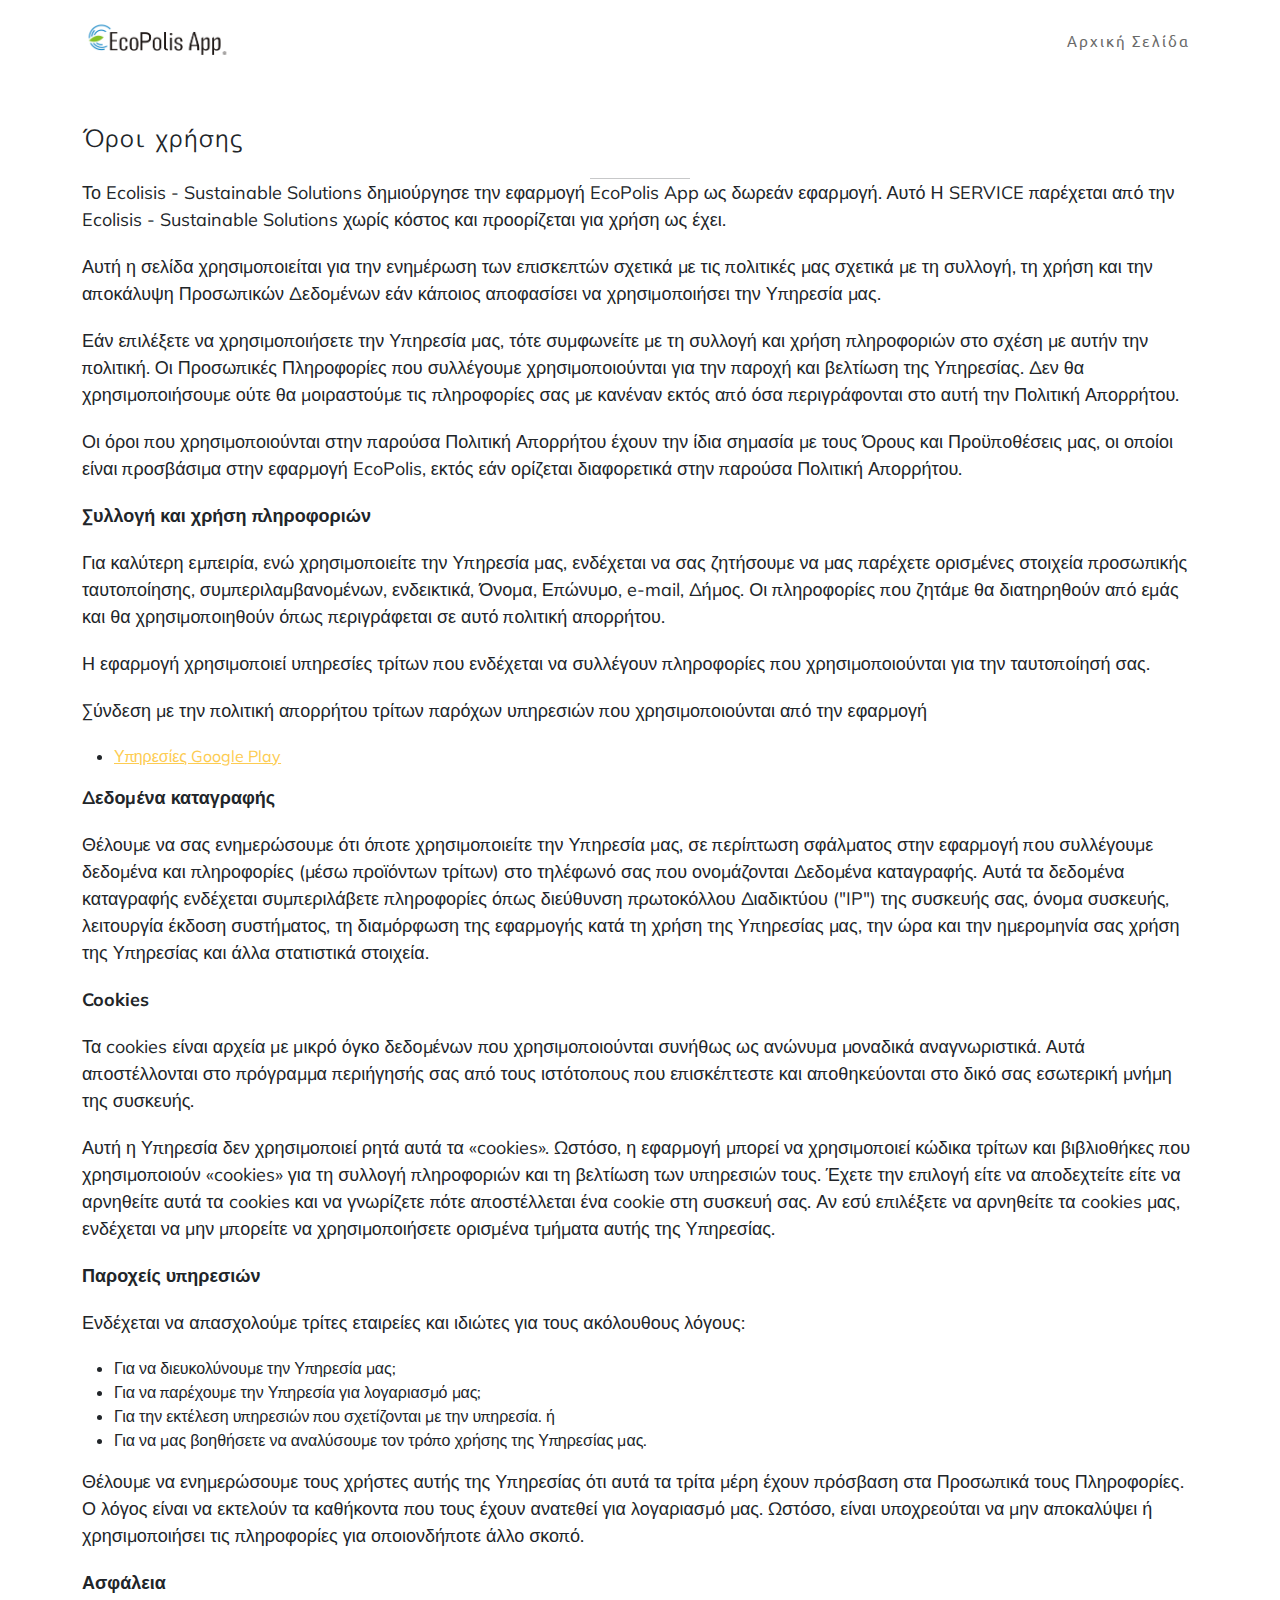
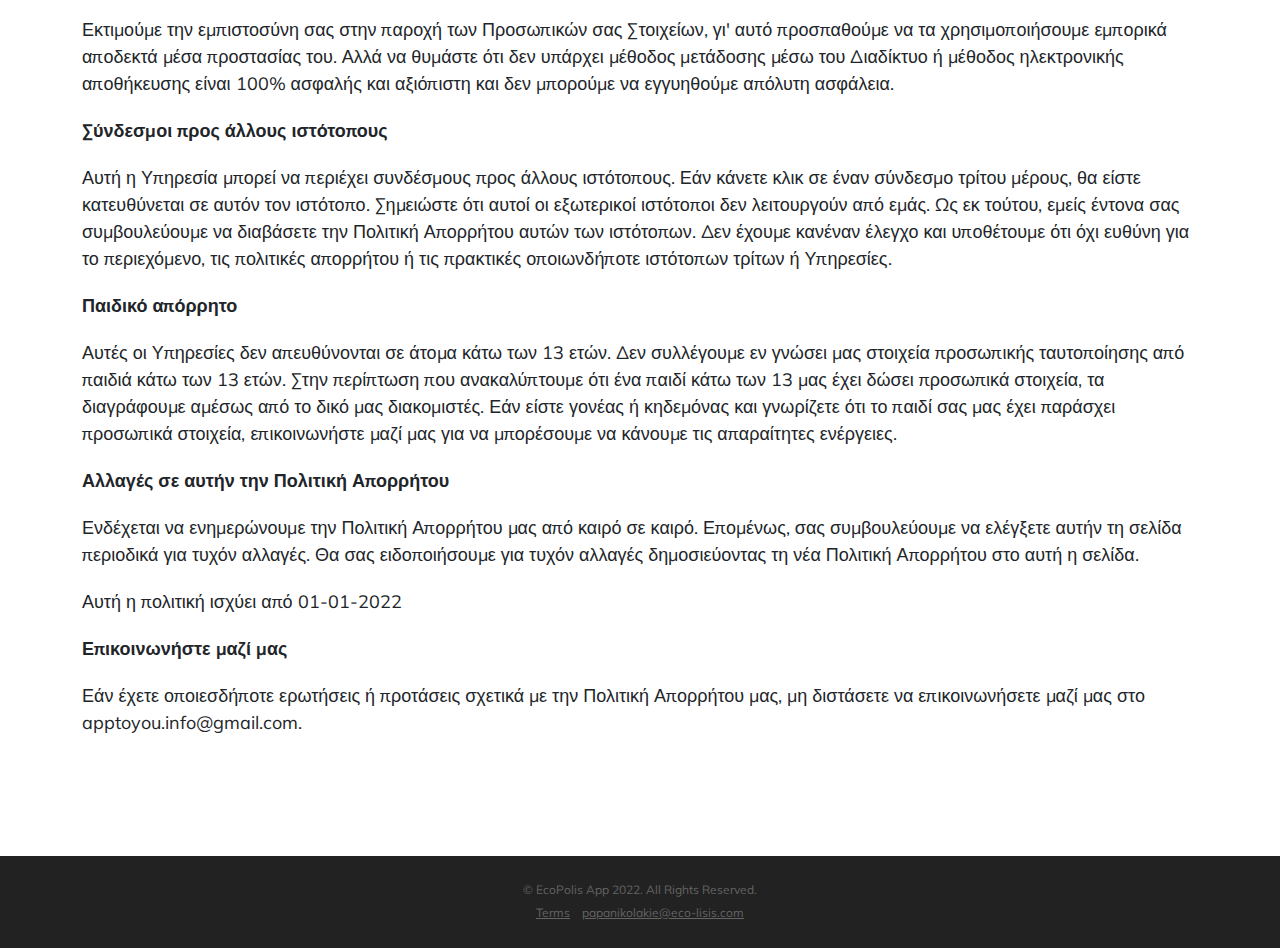
<file: terms.html>
<!DOCTYPE html>
<html>

<head>
    <meta charset="utf-8">
    <meta content="Sustainability, EcoLisis, EcoPolis" name="keywords">
    <meta content="Alexandros Kourtis" name="author">
    <meta content="width=device-width, initial-scale=1.0, shrink-to-fit=no" name="viewport">
    <link href="assets/logo.png" rel="icon" type="image/png"/>
    <title>EcoPolis App</title>
    <meta content="The official website of EcoLisis" name="description">
    <link href="assets/bootstrap/css/bootstrap.min.css" rel="stylesheet">
    <link href="assets/fonts/font-awesome.min.css" rel="stylesheet">
    <link href="assets/fonts/simple-line-icons.min.css" rel="stylesheet">
    <link crossorigin="anonymous" href="https://pro.fontawesome.com/releases/v5.10.0/css/all.css"
          integrity="sha384-AYmEC3Yw5cVb3ZcuHtOA93w35dYTsvhLPVnYs9eStHfGJvOvKxVfELGroGkvsg+p" rel="stylesheet"/>
    <link href="assets/bootstrap/css/bootstrap.min.css" rel="stylesheet">
    <link href="https://fonts.googleapis.com/css?family=Lato" rel="stylesheet">
    <link href="https://fonts.googleapis.com/css?family=Catamaran:100,200,300,400,500,600,700,800,900" rel="stylesheet">
    <link href="https://fonts.googleapis.com/css?family=Muli" rel="stylesheet">
    <link href="assets/fonts/font-awesome.min.css" rel="stylesheet">
    <link href="assets/fonts/simple-line-icons.min.css" rel="stylesheet">
    <link href="assets/css/style.css" rel="stylesheet">
</head>

<body data-bs-offset="56" data-bs-spy="scroll" data-bs-target="#mainNav" id="page-top">
<nav class="navbar navbar-light navbar-expand-lg fixed-top bg-white" id="mainNav">
    <div class="container">
        <a class="navbar-brand fw-bold" href="./index.html"
           style="color: #007CC2 !important;"><img alt=""
                                                   src="./assets/brand.png"
                                                   style=" width: 150px"></a>
        <button aria-controls="navbarResponsive" aria-expanded="false" aria-label="Toggle navigation"
                class="navbar-toggler float-end" data-bs-target="#navbarResponsive" data-bs-toggle="collapse"><i
                class="fa fa-bars"></i></button>
        <div class="collapse navbar-collapse" id="navbarResponsive">
            <ul class="navbar-nav ms-auto">
                <li class="nav-item"><a class="nav-link" href="index.html">Αρχική Σελίδα</a></li>
            </ul>
        </div>
    </div>
</nav>
<section>
    <div style="">
        <br>
        <div class="container">
            <div class="main-container">
                <h4 class="section-heading">Όροι χρήσης</h4>
                <hr/>
                <div id="content"><p> Το Ecolisis - Sustainable Solutions δημιούργησε την εφαρμογή EcoPolis App ως
                    δωρεάν
                    εφαρμογή. Αυτό
                    Η SERVICE παρέχεται από την Ecolisis - Sustainable Solutions χωρίς κόστος και προορίζεται για
                    χρήση
                    ως
                    έχει. </p>
                    <p> Αυτή η σελίδα χρησιμοποιείται για την ενημέρωση των επισκεπτών σχετικά με τις πολιτικές μας
                        σχετικά
                        με τη συλλογή, τη χρήση και την αποκάλυψη
                        Προσωπικών Δεδομένων εάν κάποιος αποφασίσει να χρησιμοποιήσει την Υπηρεσία μας. </p>
                    <p> Εάν επιλέξετε να χρησιμοποιήσετε την Υπηρεσία μας, τότε συμφωνείτε με τη συλλογή και χρήση
                        πληροφοριών στο
                        σχέση με αυτήν την πολιτική. Οι Προσωπικές Πληροφορίες που συλλέγουμε χρησιμοποιούνται για
                        την
                        παροχή και
                        βελτίωση της Υπηρεσίας. Δεν θα χρησιμοποιήσουμε ούτε θα μοιραστούμε τις πληροφορίες σας με
                        κανέναν
                        εκτός από όσα περιγράφονται στο
                        αυτή την Πολιτική Απορρήτου. </p>
                    <p> Οι όροι που χρησιμοποιούνται στην παρούσα Πολιτική Απορρήτου έχουν την ίδια σημασία με τους
                        Όρους
                        και Προϋποθέσεις μας, οι οποίοι
                        είναι προσβάσιμα στην εφαρμογή EcoPolis, εκτός εάν ορίζεται διαφορετικά στην παρούσα
                        Πολιτική
                        Απορρήτου. </p>
                    <p><strong>Συλλογή και χρήση πληροφοριών</strong></p>
                    <p> Για καλύτερη εμπειρία, ενώ χρησιμοποιείτε την Υπηρεσία μας, ενδέχεται να σας ζητήσουμε να
                        μας
                        παρέχετε ορισμένες
                        στοιχεία προσωπικής ταυτοποίησης, συμπεριλαμβανομένων, ενδεικτικά, Όνομα, Επώνυμο, e-mail,
                        Δήμος. Οι πληροφορίες που ζητάμε θα διατηρηθούν από εμάς και θα χρησιμοποιηθούν όπως
                        περιγράφεται σε
                        αυτό
                        πολιτική απορρήτου. </p>
                    <div><p> Η εφαρμογή χρησιμοποιεί υπηρεσίες τρίτων που ενδέχεται να συλλέγουν πληροφορίες που
                        χρησιμοποιούνται για την ταυτοποίησή σας. </p>
                        <p> Σύνδεση με την πολιτική απορρήτου τρίτων παρόχων υπηρεσιών που χρησιμοποιούνται από την
                            εφαρμογή </p>
                        <ul>
                            <li><a href="https://www.google.com/policies/privacy/" rel="noopener noreferrer"
                                   target="_blank">Υπηρεσίες Google Play</a></li>
                        </ul>
                    </div>
                    <p><strong>Δεδομένα καταγραφής</strong></p>
                    <p> Θέλουμε να σας ενημερώσουμε ότι όποτε χρησιμοποιείτε την Υπηρεσία μας, σε περίπτωση
                        σφάλματος
                        στην
                        εφαρμογή που συλλέγουμε
                        δεδομένα και πληροφορίες (μέσω προϊόντων τρίτων) στο τηλέφωνό σας που ονομάζονται Δεδομένα
                        καταγραφής. Αυτά τα δεδομένα καταγραφής ενδέχεται
                        συμπεριλάβετε πληροφορίες όπως διεύθυνση πρωτοκόλλου Διαδικτύου ("IP") της συσκευής σας,
                        όνομα
                        συσκευής, λειτουργία
                        έκδοση συστήματος, τη διαμόρφωση της εφαρμογής κατά τη χρήση της Υπηρεσίας μας, την ώρα και
                        την
                        ημερομηνία σας
                        χρήση της Υπηρεσίας και άλλα στατιστικά στοιχεία. </p>
                    <p><strong>Cookies</strong></p>
                    <p> Τα cookies είναι αρχεία με μικρό όγκο δεδομένων που χρησιμοποιούνται συνήθως ως ανώνυμα
                        μοναδικά
                        αναγνωριστικά. Αυτά αποστέλλονται στο πρόγραμμα περιήγησής σας από τους ιστότοπους που
                        επισκέπτεστε
                        και αποθηκεύονται στο δικό σας
                        εσωτερική μνήμη της συσκευής. </p>
                    <p> Αυτή η Υπηρεσία δεν χρησιμοποιεί ρητά αυτά τα «cookies». Ωστόσο, η εφαρμογή μπορεί να
                        χρησιμοποιεί
                        κώδικα τρίτων και
                        βιβλιοθήκες που χρησιμοποιούν «cookies» για τη συλλογή πληροφοριών και τη βελτίωση των
                        υπηρεσιών
                        τους. Έχετε την επιλογή
                        είτε να αποδεχτείτε είτε να αρνηθείτε αυτά τα cookies και να γνωρίζετε πότε αποστέλλεται ένα
                        cookie
                        στη συσκευή σας. Αν εσύ
                        επιλέξετε να αρνηθείτε τα cookies μας, ενδέχεται να μην μπορείτε να χρησιμοποιήσετε ορισμένα
                        τμήματα
                        αυτής της Υπηρεσίας. </p>
                    <p><strong>Παροχείς υπηρεσιών</strong></p>
                    <p> Ενδέχεται να απασχολούμε τρίτες εταιρείες και ιδιώτες για τους ακόλουθους λόγους: </p>
                    <ul>
                        <li>Για να διευκολύνουμε την Υπηρεσία μας;</li>
                        <li>Για να παρέχουμε την Υπηρεσία για λογαριασμό μας;</li>
                        <li>Για την εκτέλεση υπηρεσιών που σχετίζονται με την υπηρεσία. ή</li>
                        <li>Για να μας βοηθήσετε να αναλύσουμε τον τρόπο χρήσης της Υπηρεσίας μας.</li>
                    </ul>
                    <p> Θέλουμε να ενημερώσουμε τους χρήστες αυτής της Υπηρεσίας ότι αυτά τα τρίτα μέρη έχουν
                        πρόσβαση
                        στα
                        Προσωπικά τους
                        Πληροφορίες. Ο λόγος είναι να εκτελούν τα καθήκοντα που τους έχουν ανατεθεί για λογαριασμό
                        μας.
                        Ωστόσο, είναι
                        υποχρεούται να μην αποκαλύψει ή χρησιμοποιήσει τις πληροφορίες για οποιονδήποτε άλλο
                        σκοπό. </p>
                    <p><strong>Ασφάλεια</strong></p>
                    <p> Εκτιμούμε την εμπιστοσύνη σας στην παροχή των Προσωπικών σας Στοιχείων, γι' αυτό προσπαθούμε
                        να
                        τα
                        χρησιμοποιήσουμε
                        εμπορικά αποδεκτά μέσα προστασίας του. Αλλά να θυμάστε ότι δεν υπάρχει μέθοδος μετάδοσης
                        μέσω
                        του
                        Διαδίκτυο ή μέθοδος ηλεκτρονικής αποθήκευσης είναι 100% ασφαλής και αξιόπιστη και δεν
                        μπορούμε
                        να
                        εγγυηθούμε
                        απόλυτη ασφάλεια. </p>
                    <p><strong>Σύνδεσμοι προς άλλους ιστότοπους</strong></p>
                    <p> Αυτή η Υπηρεσία μπορεί να περιέχει συνδέσμους προς άλλους ιστότοπους. Εάν κάνετε κλικ σε
                        έναν
                        σύνδεσμο τρίτου μέρους, θα είστε
                        κατευθύνεται σε αυτόν τον ιστότοπο. Σημειώστε ότι αυτοί οι εξωτερικοί ιστότοποι δεν
                        λειτουργούν
                        από
                        εμάς. Ως εκ τούτου, εμείς έντονα
                        σας συμβουλεύουμε να διαβάσετε την Πολιτική Απορρήτου αυτών των ιστότοπων. Δεν έχουμε
                        κανέναν
                        έλεγχο
                        και υποθέτουμε ότι όχι
                        ευθύνη για το περιεχόμενο, τις πολιτικές απορρήτου ή τις πρακτικές οποιωνδήποτε ιστότοπων
                        τρίτων
                        ή
                        Υπηρεσίες. </p>
                    <p><strong>Παιδικό απόρρητο</strong></p>
                    <div><p> Αυτές οι Υπηρεσίες δεν απευθύνονται σε άτομα κάτω των 13 ετών. Δεν συλλέγουμε εν γνώσει
                        μας
                        στοιχεία προσωπικής ταυτοποίησης από παιδιά κάτω των 13 ετών. Στην περίπτωση που
                        ανακαλύπτουμε
                        ότι ένα παιδί κάτω των 13 μας έχει δώσει προσωπικά στοιχεία, τα διαγράφουμε αμέσως από το
                        δικό
                        μας
                        διακομιστές. Εάν είστε γονέας ή κηδεμόνας και γνωρίζετε ότι το παιδί σας μας έχει παράσχει
                        προσωπικά στοιχεία, επικοινωνήστε μαζί μας για να μπορέσουμε να κάνουμε τις απαραίτητες
                        ενέργειες. </p>
                    </div> <!-- --> <p><strong>Αλλαγές σε αυτήν την Πολιτική Απορρήτου</strong></p>
                    <p> Ενδέχεται να ενημερώνουμε την Πολιτική Απορρήτου μας από καιρό σε καιρό. Επομένως, σας
                        συμβουλεύουμε
                        να ελέγξετε αυτήν τη σελίδα
                        περιοδικά για τυχόν αλλαγές. Θα σας ειδοποιήσουμε για τυχόν αλλαγές δημοσιεύοντας τη νέα
                        Πολιτική
                        Απορρήτου στο
                        αυτή η σελίδα. </p>
                    <p>Αυτή η πολιτική ισχύει από 01-01-2022</p>
                    <p><strong>Επικοινωνήστε μαζί μας</strong></p>
                    <p> Εάν έχετε οποιεσδήποτε ερωτήσεις ή προτάσεις σχετικά με την Πολιτική Απορρήτου μας, μη
                        διστάσετε
                        να
                        επικοινωνήσετε μαζί μας στο
                        apptoyou.info@gmail.com. </p>
                </div>
            </div>
        </div>
    </div>
</section>

<footer>
    <div class="container">
        <p>©&nbsp;EcoPolis App 2022. All Rights Reserved.</p>
        <ul class="list-inline">
            <li class="list-inline-item"><a href="terms.html">Terms</a></li>
            <li class="list-inline-item"><a href="mailto:papanikolakie@eco-lisis.com">papanikolakie@eco-lisis.com</a>
        </ul>
    </div>
</footer>
<script src="assets/bootstrap/js/bootstrap.min.js"></script>
<script src="assets/js/new-age.js"></script>
</body>

</html>
</file>
<file: assets/css/style.css>
@font-face {
    font-family: Light;
    src: url(../../assets/fonts/MPLUS1p-Light.ttf);
}

@font-face {
    font-family: Medium;
    src: url(../../assets/fonts/MPLUS1p-Medium.ttf);
}

@font-face {
    font-family: myFirstFont;
    src: url(../../assets/fonts/MPLUS1p-Regular.ttf);
}

@font-face {
    font-family: myFirstFontSkinny;
    src: url(../../assets/fonts/MPLUS1p-Thin.ttf);
}

@font-face {
    font-family: ubuntuLight;
    src: url(../../assets/fonts/Ubuntu/Ubuntu-Light.ttf);
}

@font-face {
    font-family: ubuntuRegular;
    src: url(../../assets/fonts/Ubuntu/Ubuntu-Regular.ttf);
}


@keyframes bounce {
    0%,
    100%,
    20%,
    50%,
    80% {
        -webkit-transform: translateY(0);
        -ms-transform: translateY(0);
        transform: translateY(0);
    }
    40% {
        -webkit-transform: translateY(-10px);
        -ms-transform: translateY(-10px);
        transform: translateY(-10px);
    }
    60% {
        -webkit-transform: translateY(-5px);
        -ms-transform: translateY(-5px);
        transform: translateY(-5px);
    }
}

h2, h3 {
    font-family: 'myFirstFontSkinny', serif !important;
}

h4 {
    font-family: 'myFirstFont', serif !important;
}

.list-inline-item a:hover {
    color: #007CC2 !important;
}

#mainNav .navbar-nav > li > a.active {
    color: #007CC2 !important;
}

.feature-item i {
    background-image: linear-gradient(to left, #007CC2, #007CC2) !important;
    background-position-x: initial;
    background-position-y: initial;
    background-size: initial;
    background-repeat-y: initial;
    background-attachment: initial;
    background-origin: initial;
    background-color: initial;
}

.scroll-down {
    opacity: 1;
    -webkit-transition: all .5s ease-in 3s;
    transition: all .5s ease-in 3s;
}

.scroll-down {
    position: absolute;
    bottom: 30px;
    left: 50%;
    margin-left: -16px;
    display: block;
    width: 32px;
    height: 32px;
    border: 2px solid #FFF;
    background-size: 14px auto;
    border-radius: 50%;
    z-index: 2;
    -webkit-animation: bounce 2s infinite 2s;
    animation: bounce 2s infinite 2s;
    -webkit-transition: all .2s ease-in;
    transition: all .2s ease-in;
}

.scroll-down:before {
    position: absolute;
    top: calc(50% - 8px);
    left: calc(50% - 6px);
    transform: rotate(-45deg);
    display: block;
    width: 12px;
    height: 12px;
    content: "";
    border: 2px solid white !important;
    border-width: 0 0 2px 2px !important;
}

#mainNav .navbar-nav > li > a {
    font-size: 15px;
    font-family: ubuntuRegular, serif;
    letter-spacing: 2px;
    text-transform: initial !important;
}

@media screen and (max-width: 600px) {
    section h2 {
        font-size: 30px !important;
    }
}

.img-fluid {
    padding: 30px;
}

.nav-link:hover {
    color: black !important;
}

.nav-link {
    color: dimgrey !important;
}

.lead {
    font-family: ubuntuRegular !important;
}

.feature-item p {
    font-family: ubuntuLight !important;
}
</file>
